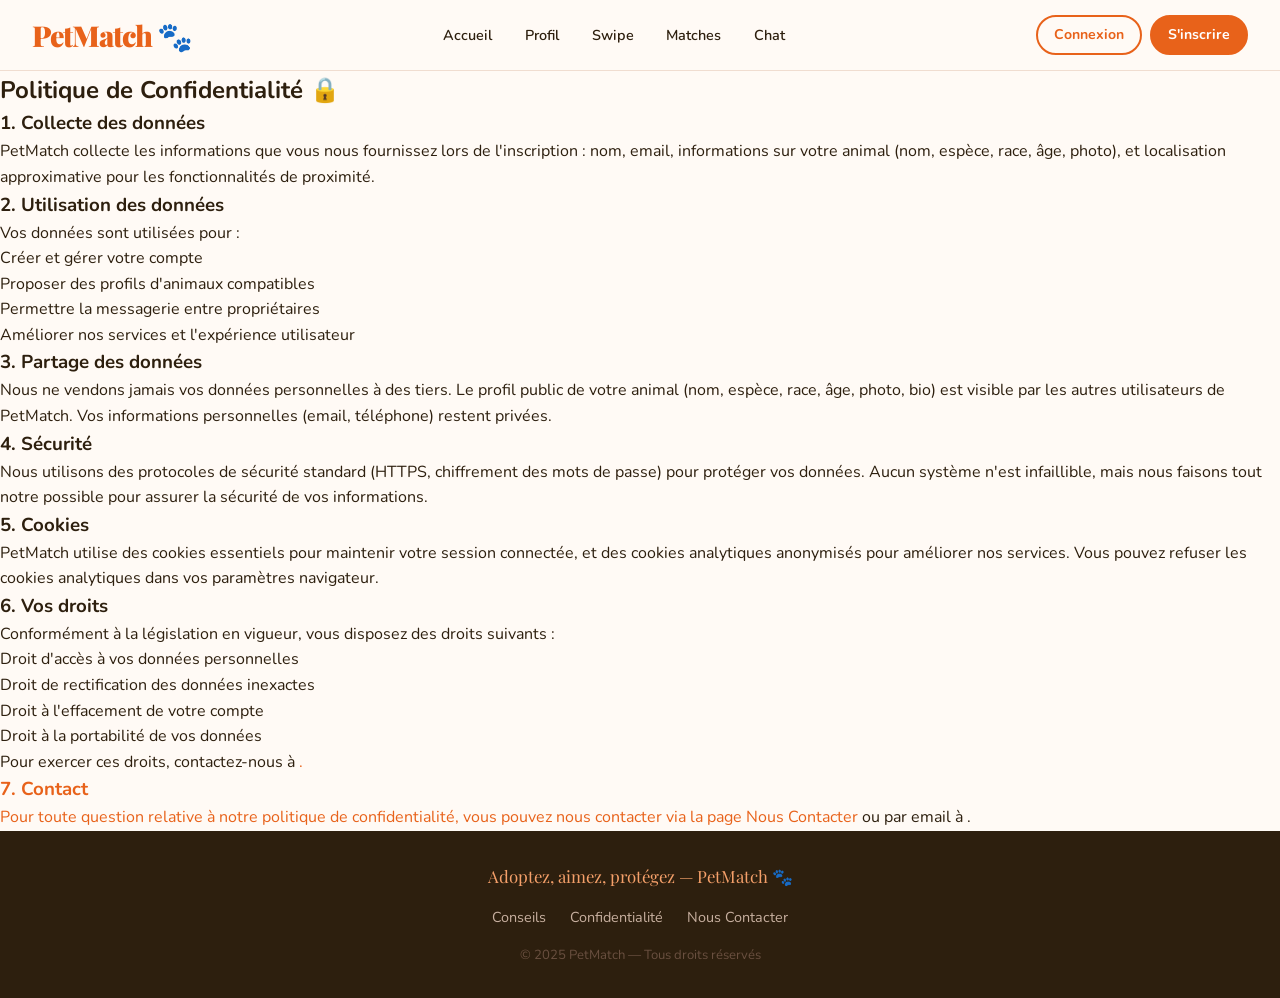
<file: confidentialite.html>
<!DOCTYPE html>
<html lang="fr"><head>
  <meta charset="UTF-8">
  <meta name="description" content="PetMatch - Politique de confidentialité">
  <title>PetMatch 🐾 — Confidentialité</title>
  <link rel="stylesheet" href="style.css">
</head>
<body>

  <header>
    <div><h1>PetMatch 🐾</h1></div>
    <div>
      <nav>
        <ul>
          <li><a href="index.html">Accueil</a></li>
          <li><a href="profil.html">Profil</a></li>
          <li><a href="swipe.html">Swipe</a></li>
          <li><a href="matches.html">Matches</a></li>
          <li><a href="chat.html">Chat</a></li>
        </ul>
      </nav>
    </div>
    <div class="header-auth">
      <a href="login.html" class="btn-outline">Connexion</a>
      <a href="signup.html" class="btn-primary">S'inscrire</a>
    </div>
  </header>

  <div class="page-content">
    <h2>Politique de Confidentialité 🔒</h2>
    <h3>1. Collecte des données</h3>
    <p>PetMatch collecte les informations que vous nous fournissez lors de l'inscription : nom, email, informations sur votre animal (nom, espèce, race, âge, photo), et localisation approximative pour les fonctionnalités de proximité.</p>

    <h3>2. Utilisation des données</h3>
    <p>Vos données sont utilisées pour :</p>
    <ul>
      <li>Créer et gérer votre compte</li>
      <li>Proposer des profils d'animaux compatibles</li>
      <li>Permettre la messagerie entre propriétaires</li>
      <li>Améliorer nos services et l'expérience utilisateur</li>
    </ul>

    <h3>3. Partage des données</h3>
    <p>Nous ne vendons jamais vos données personnelles à des tiers. Le profil public de votre animal (nom, espèce, race, âge, photo, bio) est visible par les autres utilisateurs de PetMatch. Vos informations personnelles (email, téléphone) restent privées.</p>

    <h3>4. Sécurité</h3>
    <p>Nous utilisons des protocoles de sécurité standard (HTTPS, chiffrement des mots de passe) pour protéger vos données. Aucun système n'est infaillible, mais nous faisons tout notre possible pour assurer la sécurité de vos informations.</p>

    <h3>5. Cookies</h3>
    <p>PetMatch utilise des cookies essentiels pour maintenir votre session connectée, et des cookies analytiques anonymisés pour améliorer nos services. Vous pouvez refuser les cookies analytiques dans vos paramètres navigateur.</p>

    <h3>6. Vos droits</h3>
    <p>Conformément à la législation en vigueur, vous disposez des droits suivants :</p>
    <ul>
      <li>Droit d'accès à vos données personnelles</li>
      <li>Droit de rectification des données inexactes</li>
      <li>Droit à l'effacement de votre compte</li>
      <li>Droit à la portabilité de vos données</li>
    </ul>
    <p>Pour exercer ces droits, contactez-nous à <a href=""</a>.</p>

    <h3>7. Contact</h3>
    <p>Pour toute question relative à notre politique de confidentialité, vous pouvez nous contacter via la page <a href="contact.html">Nous Contacter</a> ou par email à <a href=""></a>.</p>
  </div>

  <footer>
    <div>Adoptez, aimez, protégez — PetMatch 🐾</div>
    <div>
      <a href="conseil.html">Conseils</a>
      <a href="confidentialite.html">Confidentialité</a>
      <a href="contact.html">Nous Contacter</a>
    </div>
    <div>© 2025 PetMatch — Tous droits réservés</div>
  </footer>

</body>
</html>
</file>
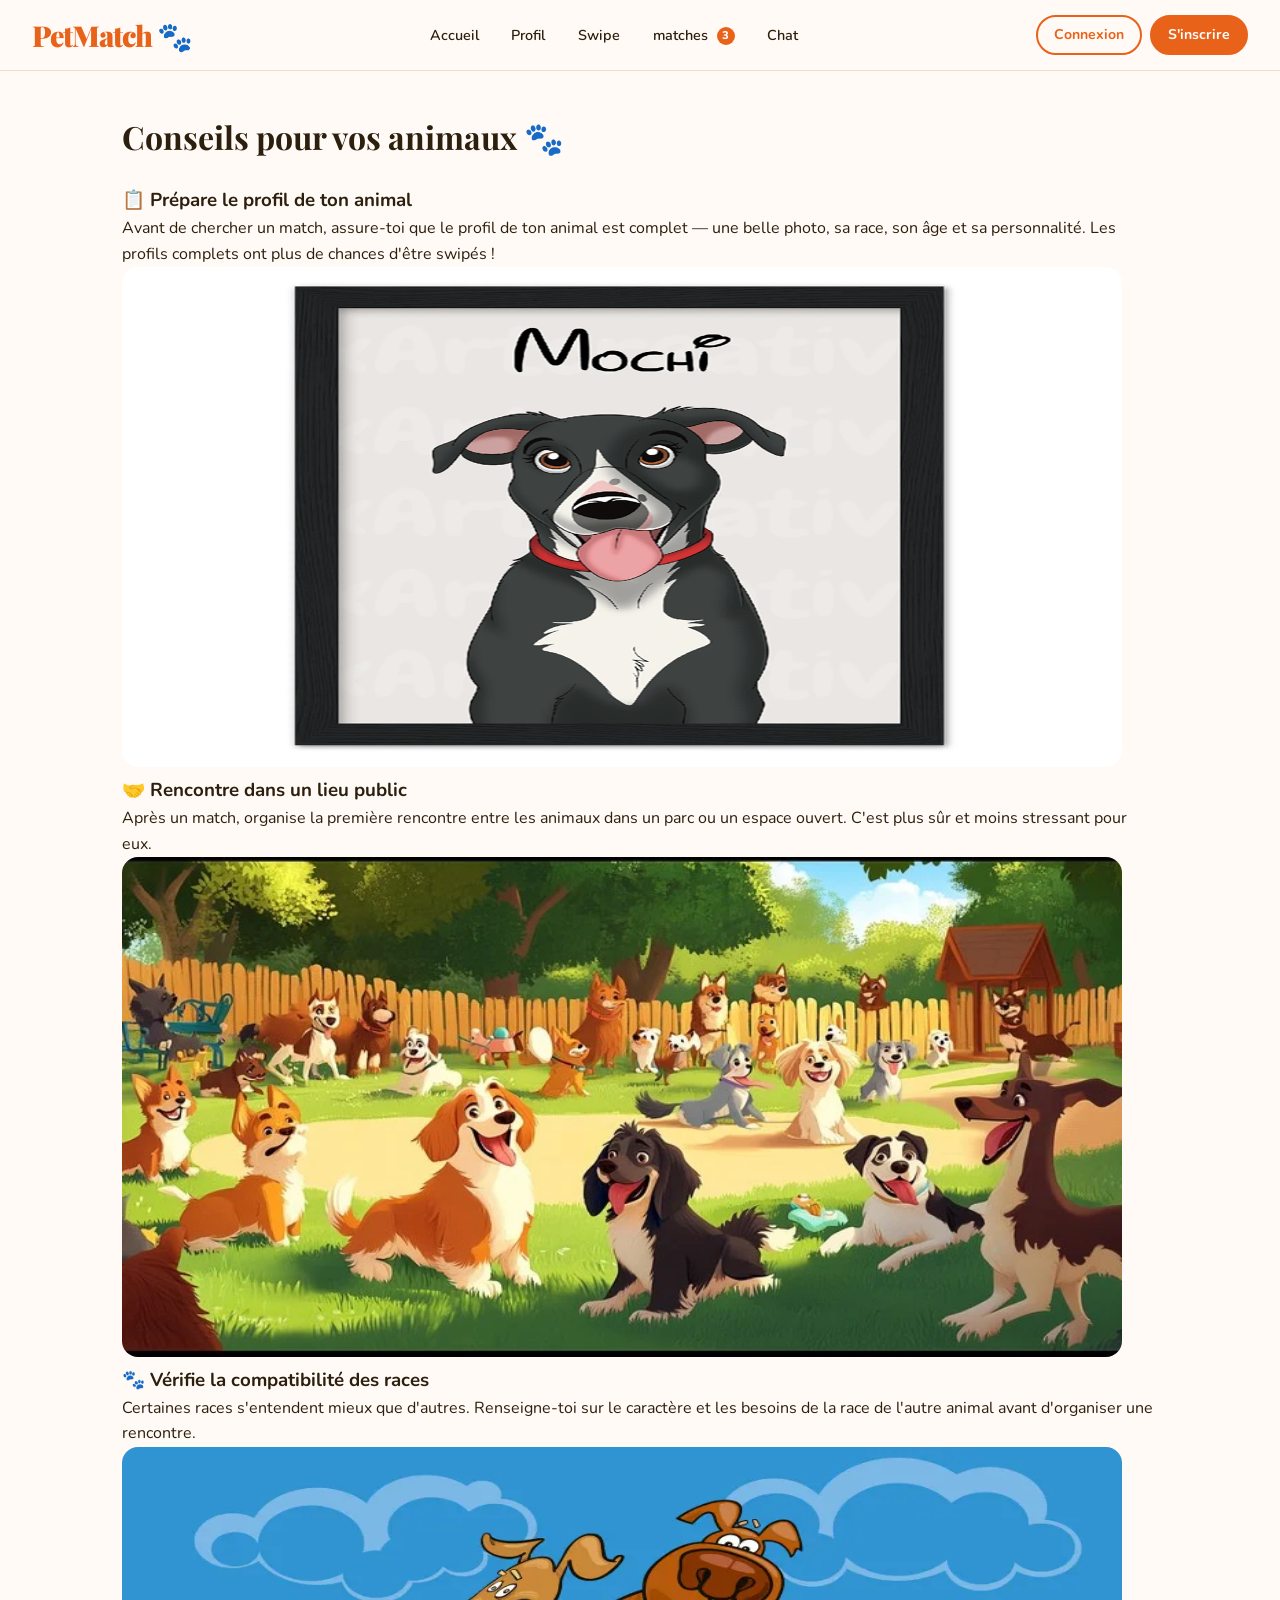
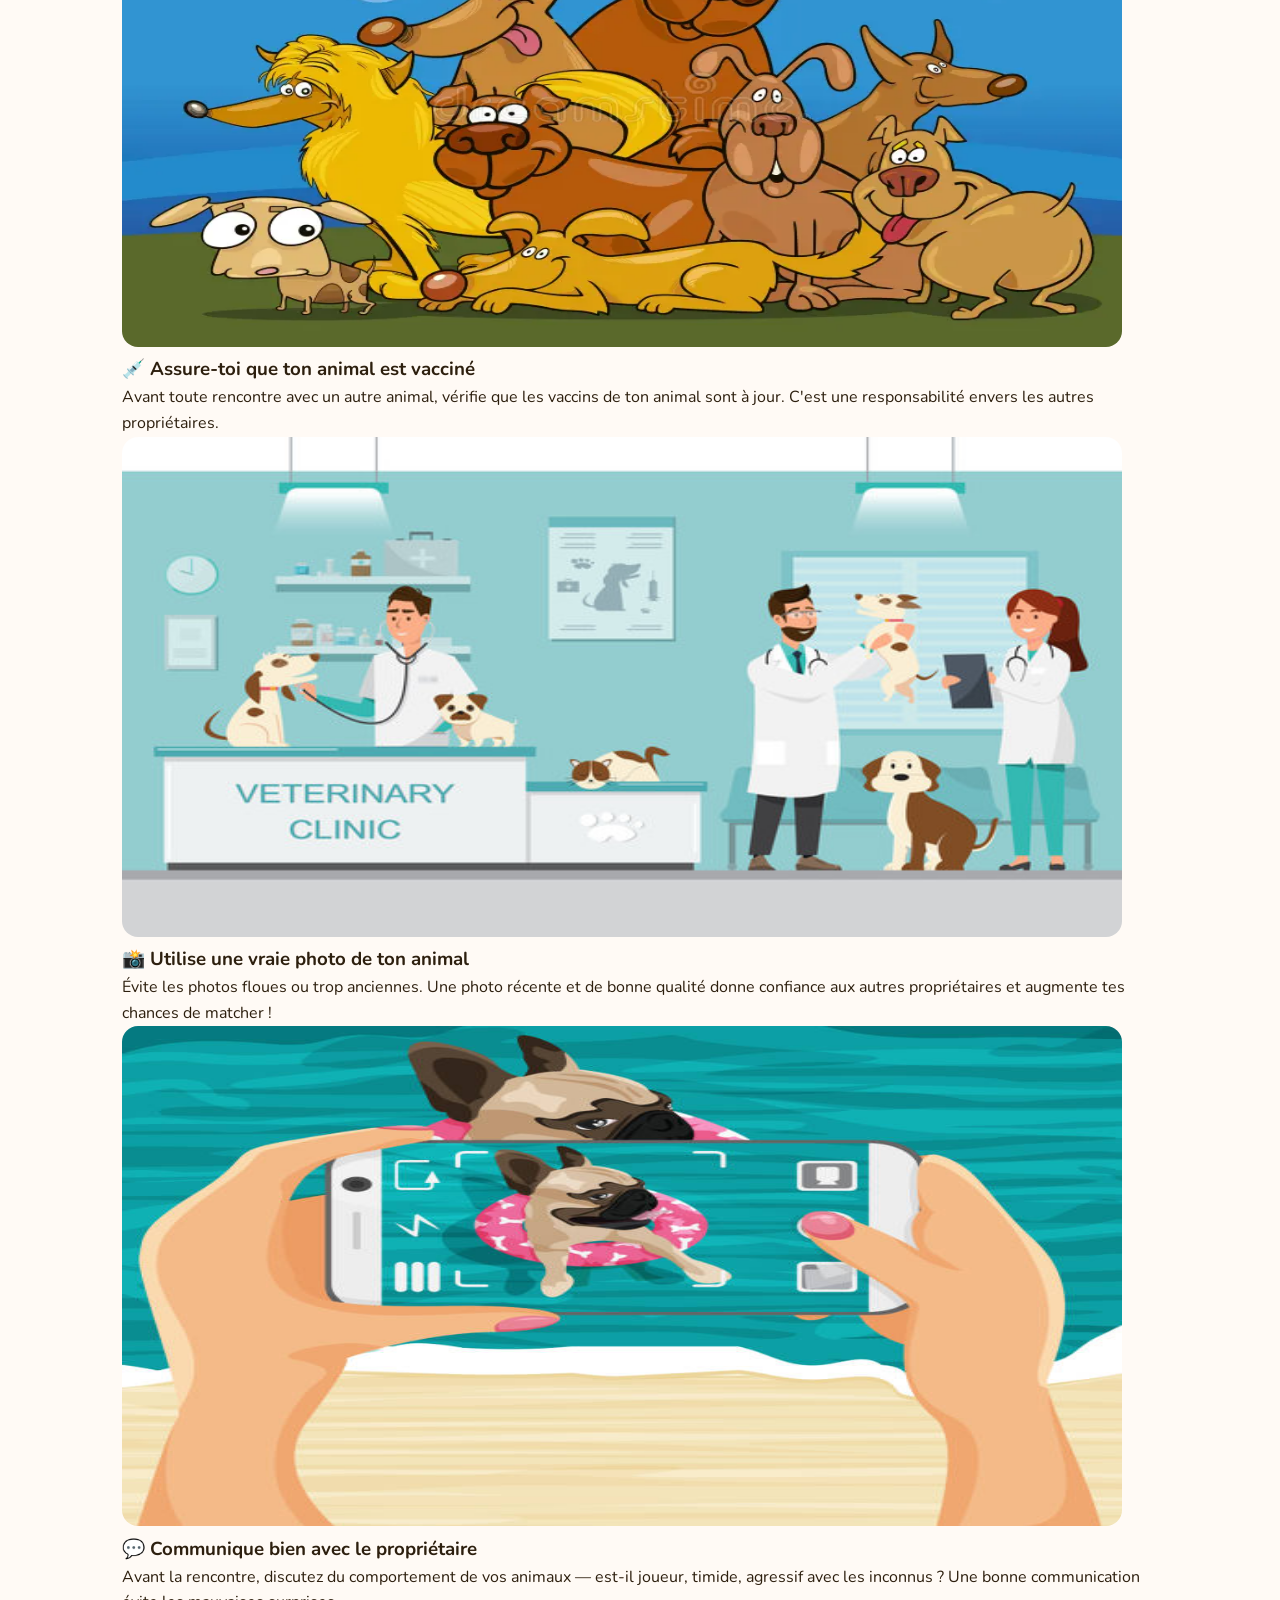
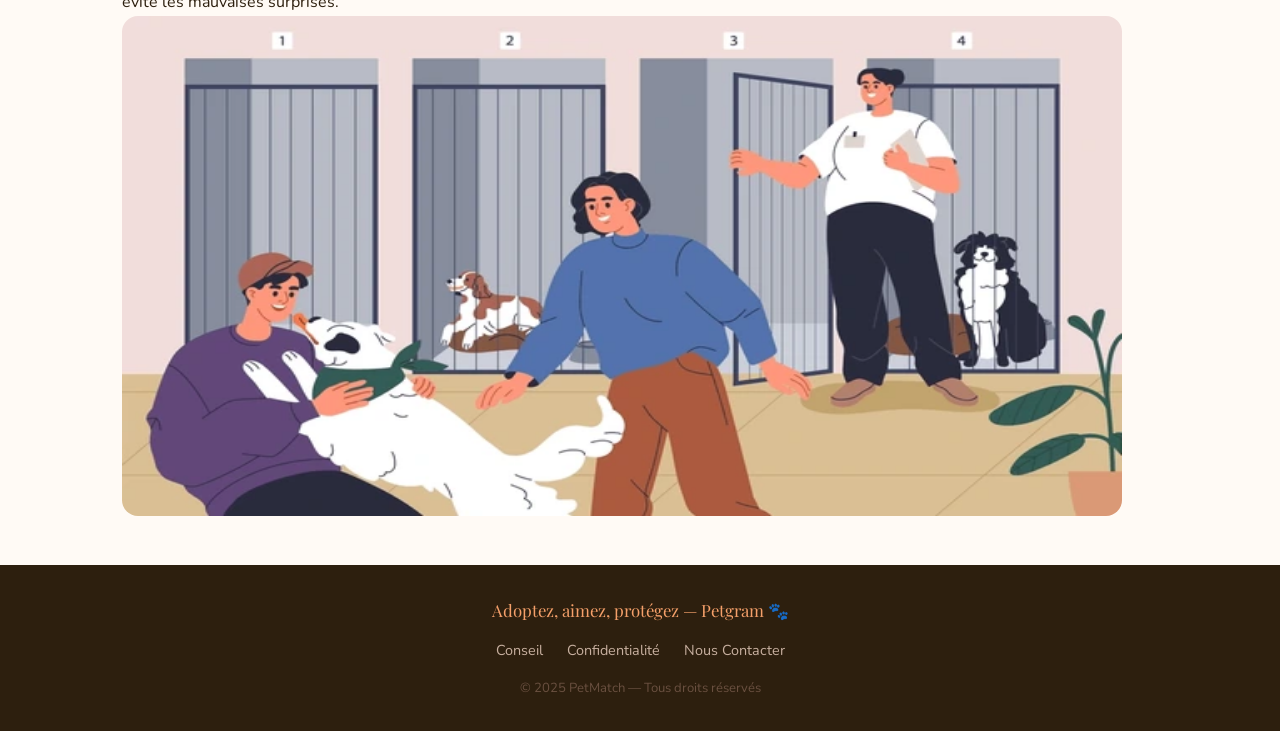
<file: conseil.html>
<!DOCTYPE html>
<html lang="fr">
<head>
    <meta charset="UTF-8">
    <title>
        Conseils
    </title>
    <link rel="stylesheet" href="style.css">
</head>
<body>
    <header>
    <div>
            <h1> PetMatch 🐾 </h1>
    </div>
   <div>
        <nav>
          <ul>
            <li>
              <a href="index.html">
              Accueil
              </a>
            </li>
            <li>
              <a href="profil.html">
              Profil
              </a>
            </li>
            <li>
                <a href="swipe.html">
                  Swipe
                </a>
            </li>
            <li>
              <a href="matches.html">
              matches <span class="notif-badge">3</span>
              </a>
            </li>
            <li>
              <a href="chat.html">
              Chat
              </a>
            </li>
          </ul>
        </nav>
   </div>  
    <div class="header-auth">
      <a href="login.html" class="btn-outline">Connexion</a>
      <a href="signup.html" class="btn-primary">S'inscrire</a>
    </div>
  </header>
<section>
    <h2>
        Conseils pour vos animaux 🐾
    </h2>
    
        <div>
            <h3>  📋 Prépare le profil de ton animal</h3>
           <p>Avant de chercher un match, assure-toi que le profil de ton animal est complet — une belle photo, sa race, son âge et sa personnalité. Les profils complets ont plus de chances d'être swipés !</p>
            <img src="conseil.webp" alt="profil animal" width="1000px" height="500px" />
        </div>
    
        <div>
            <h3> 🤝 Rencontre dans un lieu public</h3>
            <p> Après un match, organise la première rencontre entre les animaux dans un parc ou un espace ouvert. C'est plus sûr et moins stressant pour eux.</p>
            <img src="conseil2.webp" alt="rencontre" width="1000px" height="500px" />
       </div>

       <div>
            <h3> 🐾 Vérifie la compatibilité des races</h3>
            <p> Certaines races s'entendent mieux que d'autres. Renseigne-toi sur le caractère et les besoins de la race de l'autre animal avant d'organiser une rencontre.</p>
        <img src="conseil3.webp" alt="compatibilité" width="1000px" height="500px" />
      </div>
    
      <div>
        <h3> 💉 Assure-toi que ton animal est vacciné</h3>
        <p>Avant toute rencontre avec un autre animal, vérifie que les vaccins de ton animal sont à jour. C'est une responsabilité envers les autres propriétaires.</p>
        <img src="conseil4.jpg" alt="Docteur" width="1000px" height="500px" />
      </div>

      <div>
        <h3> 📸 Utilise une vraie photo de ton animal</h3>
        <p>Évite les photos floues ou trop anciennes. Une photo récente et de bonne qualité donne confiance aux autres propriétaires et augmente tes chances de matcher !</p>
        <img src="conseil5.jpg" alt="photo réelle" width="1000px" height="500px" />
      </div>

      <div>
        <h3> 💬 Communique bien avec le propriétaire</h3>
        <p>Avant la rencontre, discutez du comportement de vos animaux — est-il joueur, timide, agressif avec les inconnus ? Une bonne communication évite les mauvaises surprises.</p>
        <img src="conseil6.webp" width="1000px" height="500px" />
      </div>
</section>
<footer>
    <div>
        Adoptez, aimez, protégez — Petgram 🐾
    </div> 
    <div>
        <a href="conseil.html"> Conseil </a>
        <a href="confidentialite.html"> Confidentialité </a>
        <a href="contact.html"> Nous Contacter </a>
    </div>
    <div>
        © 2025 PetMatch — Tous droits réservés
    </div>
</footer>
</body>

</html>
</file>
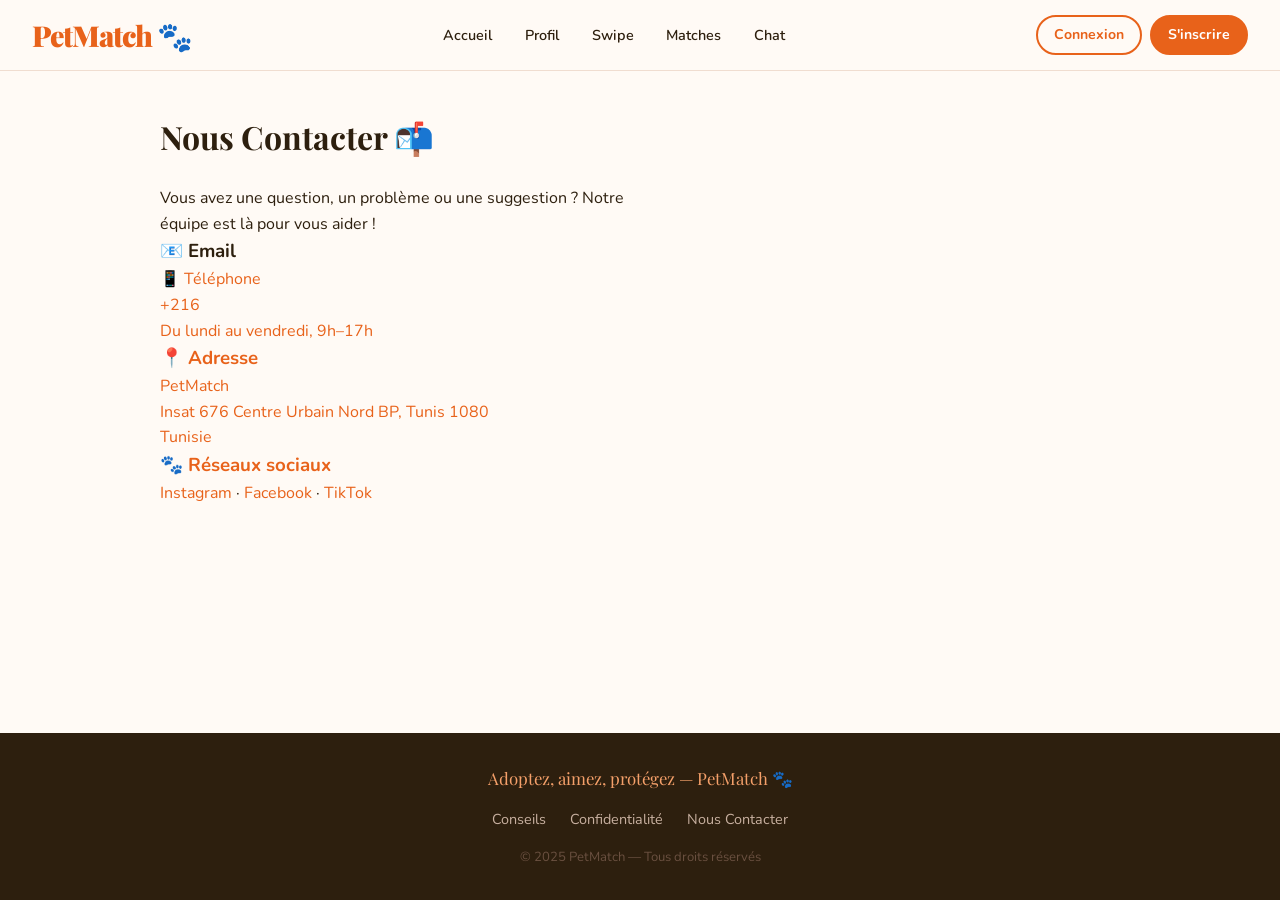
<file: contact.html>
<!DOCTYPE html>
<html lang="fr"><head>
  <meta charset="UTF-8">
  <meta name="description" content="PetMatch - Contactez-nous">
  <title>PetMatch 🐾 — Contact</title>
  <link rel="stylesheet" href="style.css">
</head>
<body>

  <header>
    <div><h1>PetMatch 🐾</h1></div>
    <div>
      <nav>
        <ul>
          <li><a href="index.html">Accueil</a></li>
          <li><a href="profil.html">Profil</a></li>
          <li><a href="swipe.html">Swipe</a></li>
          <li><a href="matches.html">Matches</a></li>
          <li><a href="chat.html">Chat</a></li>
        </ul>
      </nav>
    </div>
    <div class="header-auth">
      <a href="login.html" class="btn-outline">Connexion</a>
      <a href="signup.html" class="btn-primary">S'inscrire</a>
    </div>
  </header>

  <section>
    <div style="display:grid; grid-template-columns:1fr 1fr; gap:2rem; align-items:start; max-width:960px; margin:0 auto;">
      <div>
        <h2>Nous Contacter 📬</h2>
        <p>Vous avez une question, un problème ou une suggestion ? Notre équipe est là pour vous aider !</p>

        <h3>📧 Email</h3>
        <p><a href="" mailto:contact@petgram.tn
        <h3>📱 Téléphone</h3>
        <p>+216 <br>Du lundi au vendredi, 9h–17h</p>

        <h3>📍 Adresse</h3>
        <p>PetMatch <br>Insat 676 Centre Urbain Nord BP, Tunis 1080<br>Tunisie</p>

        <h3>🐾 Réseaux sociaux</h3>
        <p>
          <a href="">Instagram</a> · <a href="">Facebook</a> · <a href="">TikTok</a>
        </p>
      </div>
    </div>
  </section>
  
  <footer>
    <div>Adoptez, aimez, protégez — PetMatch 🐾</div>
    <div>
      <a href="conseil.html">Conseils</a>
      <a href="confidentialite.html">Confidentialité</a>
      <a href="contact.html">Nous Contacter</a>
    </div>
    <div>© 2025 PetMatch — Tous droits réservés</div>
  </footer>

</body></html>
</file>
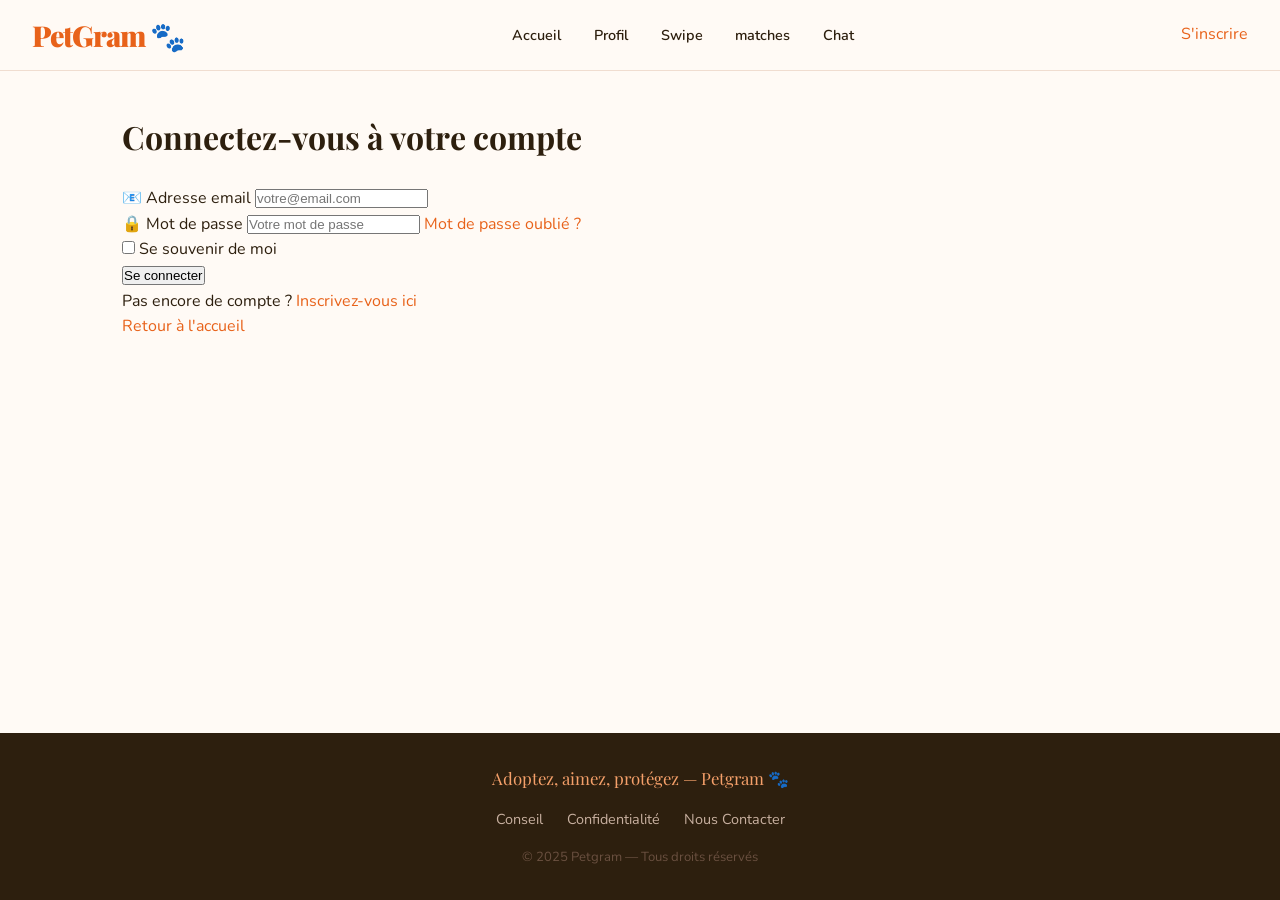
<file: login.html>
<!DOCTYPE html>
<html lang="fr">
<head>
  <meta charset="UTF-8">
  <meta name="description" content="Connexion à PetGram - Connectez-vous pour gérer le profil de votre animal">
  <link rel="stylesheet" href="style.css">
  <title>
    PetGram 🐾 - Connexion
  </title>
</head>
<body>
   <header>
    <div>
            <h1> PetGram 🐾 </h1>
    </div>
   <div>
        <nav>
          <ul>
            <li>
              <a href="index.html">
              Accueil
              </a>
            </li>
            <li>
              <a href="profil.html">
              Profil
              </a>
            </li>
            <li>
                <a href="swipe.html">
                  Swipe
                </a>
            </li>
            <li>
              <a href="matches.html">
              matches
              </a>
            </li>
            <li>
              <a href="chat.html">
              Chat
              </a>
            </li>
          </ul>
        </nav>
   </div>  
     <div>
        <a href="signup.html"> S'inscrire </a>
     </div>
  </header>
  <section>
     <h2>
        Connectez-vous à votre compte
      </h2>
  <form>
          <div>
            <label for="email">📧 Adresse email</label>
            <input type="email" id="email" name="email" placeholder="votre@email.com">
          </div>
          <div>
            <label for="motdepasse">🔒 Mot de passe</label>
            <input type="password" id="motdepasse" name="motdepasse" placeholder="Votre mot de passe">
            <a href="#"> Mot de passe oublié ? </a>
          </div>

          <div>
            <input type="checkbox" id="souvenir" name="souvenir">
            <label for="souvenir">Se souvenir de moi</label>
          </div>

          <input type="submit" value="Se connecter">

    </form>

      <div>
        <p>
          Pas encore de compte ? 
          <a href="signup.html"> Inscrivez-vous ici </a>
        </p>
        <p>
          <a href="index.html"> Retour à l'accueil </a>
        </p>
      </div>
  </section>
  <footer>
    <div>
        Adoptez, aimez, protégez — Petgram 🐾
    </div> 
    <div>
        <a href="conseil.html"> Conseil </a>
        <a href="confidentialite.html"> Confidentialité </a>
        <a href="contact.html"> Nous Contacter </a>
    </div>
    <div>
        © 2025 Petgram — Tous droits réservés
    </div>
</footer>    
</body>
</html>
</file>
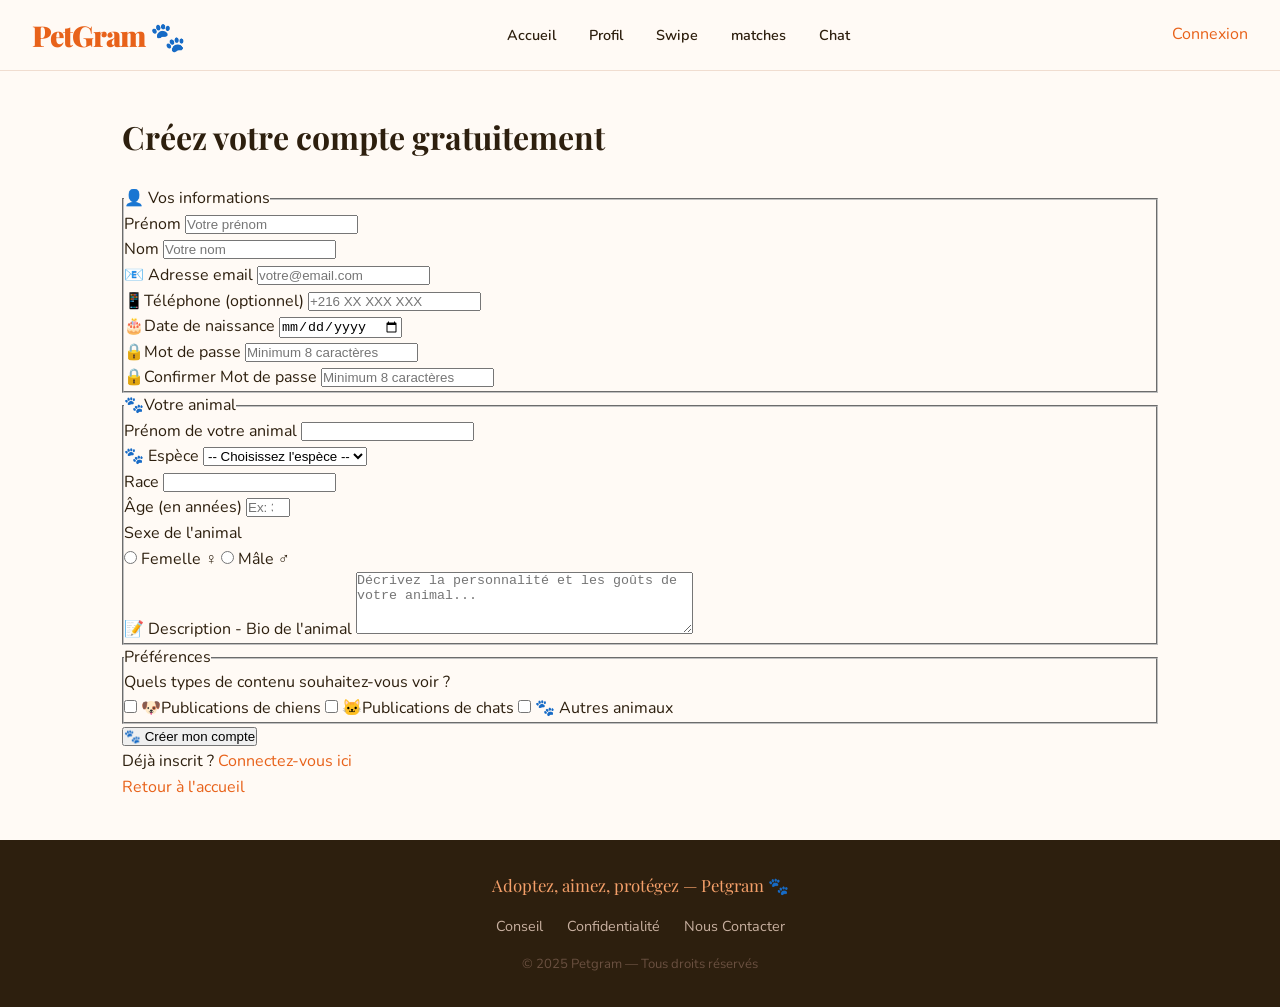
<file: signup.html>
<!DOCTYPE html>
<html lang="fr">
<head>
    <meta charset="UTF-8">
    <meta name="description" content="Inscription sur PetGram - Créez le profil de votre animal">
    <title>
        PetGram 🐾 - Inscription
    </title>
    <link rel="stylesheet" href="style.css">
</head>
<body>
     <header>
    <div>
            <h1> PetGram 🐾 </h1>
    </div>
   <div>
        <nav>
          <ul>
            <li>
              <a href="index.html">
              Accueil
              </a>
            </li>
            <li>
              <a href="profil.html">
              Profil
              </a>
            </li>
            <li>
                <a href="swipe.html">
                  Swipe
                </a>
            </li>
            <li>
              <a href="matches.html">
              matches
              </a>
            </li>
            <li>
              <a href="chat.html">
              Chat
              </a>
            </li>
          </ul>
        </nav>
   </div>  
   <div> 
      <a href="login.html"> Connexion </a>
    </div>
  </header>
<section>
      <div>
            <h2>
                Créez votre compte gratuitement
            </h2>
            <form>
                <fieldset>
                    <legend> 👤 Vos informations</legend>
                    <div>
                        <label for="prenom">Prénom</label>
                        <input type="text" id="prenom" name="prenom" placeholder="Votre prénom">
                    </div>
                    <div>
                        <label for="nom">Nom</label>
                        <input type="text" id="nom" name="nom" placeholder="Votre nom">
                    </div>
                    <div>
                        <label for="emailInscription">📧 Adresse email</label>
                        <input type="email" id="emailInscription" name="email" placeholder="votre@email.com">
                    </div>
                    <div>
                        <label for="telephone">📱Téléphone (optionnel)</label>
                        <input type="tel" id="telephone" name="telephone" placeholder="+216 XX XXX XXX">
                    </div>
                    <div>
                        <label for="dateNaissance">🎂Date de naissance</label>
                        <input type="date" id="dateNaissance" name="dateNaissance">
                    </div>
                    <div>
                        <label for="mdp">🔒Mot de passe</label>
                        <input type="password" id="mdp" name="motdepasse" placeholder="Minimum 8 caractères">
                    </div>
                    <div>
                        <label for="mdp">🔒Confirmer Mot de passe</label>
                        <input type="password" id="mdp2" name="motdepasse2" placeholder="Minimum 8 caractères">
                    </div>
                </fieldset>
                <fieldset>
                    <legend>🐾Votre animal</legend>
                    <div>
                        <label for="nomAnimal">Prénom de votre animal</label>
                        <input type="text" id="nomAnimal" name="nomAnimal">
                    </div>
                    <div>
                        <label for="espece">🐾 Espèce</label>
                        <select id="espece" name="espece">
                              <option value="">-- Choisissez l'espèce --</option>
                              <option value="chien"> 🐶 Chien</option>
                              <option value="chat"> 🐱 Chat</option>
                              <option value="lapin"> 🐰 Lapin</option>
                              <option value="oiseau"> 🐦 Oiseau</option>
                              <option value="poisson"> 🐟 Poisson</option>
                              <option value="reptile"> 🦎Reptile</option>
                              <option value="autre"> 🐾 Autre</option>
                            </select>
                    </div>
                    <div>
                        <label for="race">Race</label>
                        <input type="text" id="race" name="race">
                    </div>
                    <div>
                        <label for="age">Âge (en années)</label>
                        <input type="number" id="age" name="age" min="0" max="30" placeholder="Ex: 3">
                    </div>
                    <div>
                        <label>Sexe de l'animal</label>
                        <div>
                          <span>
                            <input type="radio" name="sexeAnimal" id="femelle" value="femelle">
                            <label for="femelle">Femelle ♀️ </label>
                          </span>
                          <span>
                            <input type="radio" name="sexeAnimal" id="male" value="male">
                            <label for="male">Mâle ♂️</label>
                          </span>
                        </div>
                    </div>
                    <div>
                        <label for="bio"> 📝 Description - Bio de l'animal</label>
                        <textarea id="bio" name="bio" rows="4" cols="40" placeholder="Décrivez la personnalité et les goûts de votre animal..."></textarea>
                    </div>
                </fieldset>
            <fieldset>
                    <legend>
                      Préférences
                    </legend>

                    <p>
                      Quels types de contenu souhaitez-vous voir ?
                    </p>

                    <div>
                      <label> <input type="checkbox" name="prefs" value="chiens"> 🐶Publications de chiens </label>
                      <label> <input type="checkbox" name="prefs" value="chats" >  🐱Publications de chats </label>
                      <label> <input type="checkbox" name="prefs" value="autres"> 🐾 Autres animaux</label>
                    </div>
            </fieldset>

                <input type="submit" value="🐾 Créer mon compte">

            </form>
            
            <div>
                <p> Déjà inscrit ? <a href="login.html"> Connectez-vous ici </a> </p>
                <p> <a href="index.html"> Retour à l'accueil </a> </p>
            </div>
    </div>
</section>
  <footer>
    <div>
        Adoptez, aimez, protégez — Petgram 🐾
    </div> 
    <div>
        <a href="conseil.html"> Conseil </a>
        <a href="confidentialite.html"> Confidentialité </a>
        <a href="contact.html"> Nous Contacter </a>
    </div>
    <div>
        © 2025 Petgram — Tous droits réservés
    </div>
</footer>    
</body>
</html>
</file>
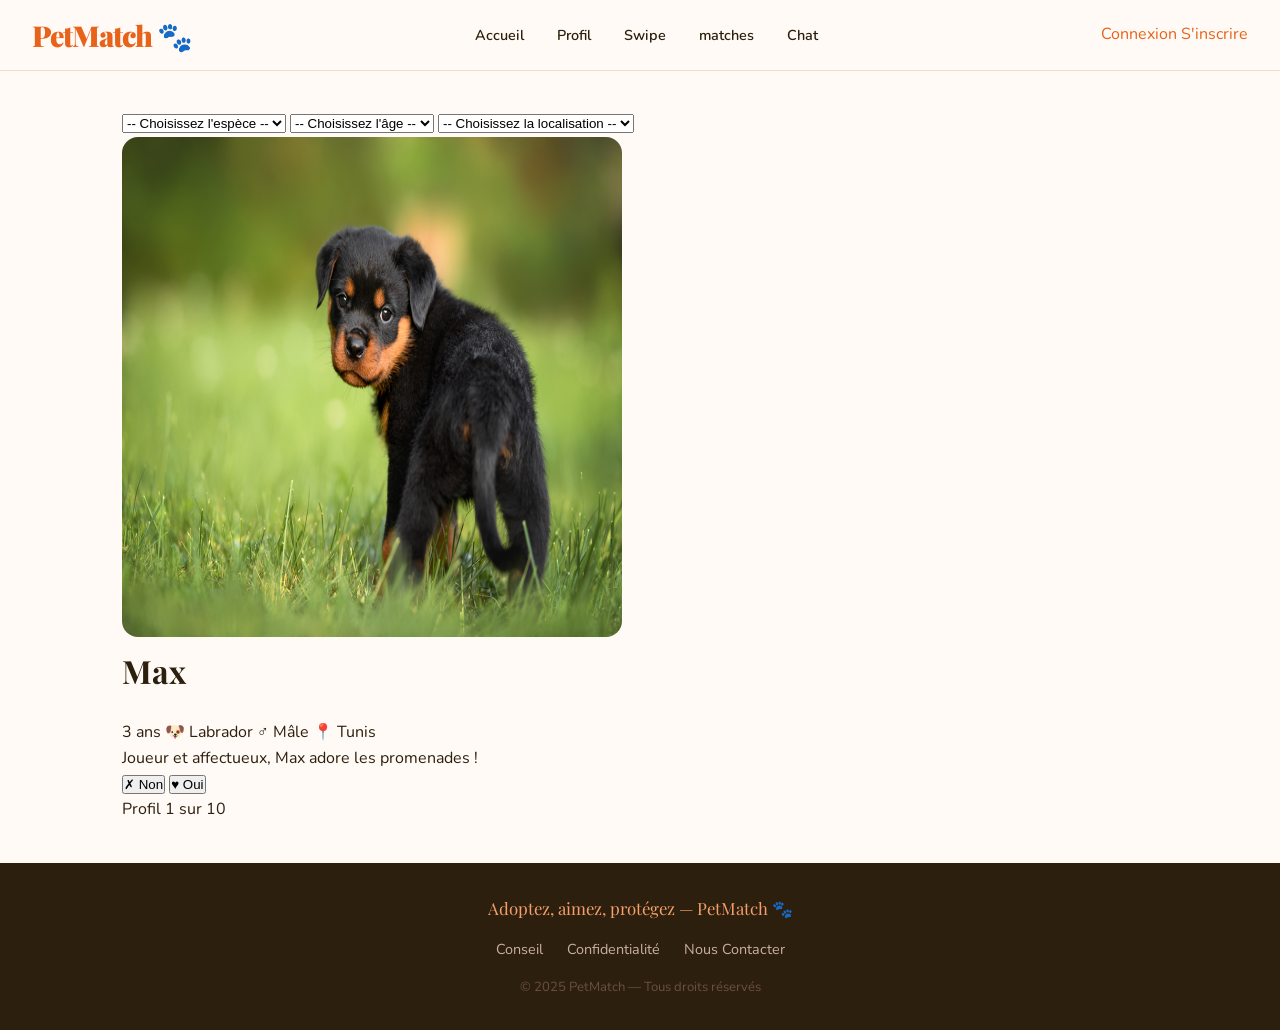
<file: swipe.html>
<!DOCTYPE html>
<html lang="fr" >
<head> 
  <title>
    PetMatch
  </title>
  <meta charset="UTF-8">
  <META NAME="Language" CONTENT="fr">
  <META NAME="description" CONTENT="PetMatch - Trouve l'âme sœur pour ton animal. Swipe, matche, et laisse l'amour faire le reste.">
  <link rel="stylesheet" href="style.css">
</head>
<body>
   <header>
    <div>
            <h1> PetMatch 🐾 </h1>
    </div>
   <div>
        <nav>
          <ul>
            <li>
             <a href="index.html">
                  Accueil
                </a>
          
            </li>
            <li>
                  <a href="profil.html">
                     Profil
                </a>
   
            </li>
            <li>
                  <a href="swipe.html">
                     Swipe
                </a>
   
            </li>
            <li>
              <a href="matches.html">
              matches
              </a>
            </li>
            <li>
              <a href="chat.html">
              Chat
              </a>
            </li>
          </ul>
        </nav>
   </div>  
   <div> 
      <a href="login.html"> Connexion </a>
      <a href="signup.html"> S'inscrire </a>
    </div>
  </header>
<section>
    <div id="filtres">
        <select id="espece" name="espece">
                              <option value="">-- Choisissez l'espèce --</option>
                              <option value="chien"> 🐶 Chien</option>
                              <option value="chat"> 🐱 Chat</option>
                              <option value="lapin"> 🐰 Lapin</option>
                              <option value="oiseau"> 🐦 Oiseau</option>
                              <option value="poisson"> 🐟 Poisson</option>
                              <option value="reptile"> 🦎Reptile</option>
                              <option value="autre"> 🐾 Autre</option>
                            </select>
        <select id="age" name="age">
                              <option value="">-- Choisissez l'âge --</option>
                              <option value="puppy"> 🐕 Puppy (0-1 an)</option>
                              <option value="young"> 🐕 Young (1-3 ans)</option>
                              <option value="adult"> 🐕 Adult (3-7 ans)</option>
                              <option value="senior"> 🐕 Senior (7+ ans)</option>
                            </select>
        <select id="localisation" name="localisation">
                              <option value="">-- Choisissez la localisation --</option>
                              <option value="Tunis"> 📍 Tunis</option>
                              <option value="Bizerte"> 📍 Bizerte</option>
                              <option value="Nabeul"> 📍 Nabeul</option>
                              <option value="Sousse"> 📍 Sousse</option>
                                <option value="Sfax"> 📍 Sfax</option>
                                <option value="Gabes"> 📍 Gabes</option>
                                <option value="Autre"> 📍 Autre</option>
        </select>
    </div>
  <div id="swipe-card">
        <img id="swipe_photo" src="chat2.jpg" alt="Photo de l'animal" width="500px" height="500px">
        <div id="swipe-info"> 
            <h2 id="swipe_nom"> Max </h2>
        <div class="swipe-tags">
            <span> 3 ans </span>
            <span> 🐶 Labrador </span>
            <span> ♂️ Mâle </span>
            <span> 📍 Tunis </span>
        </div>
            <p> Joueur et affectueux, Max adore les promenades ! </p>
       </div>


<div id="swipe-buttons">
    <button id="btn-non"> ✗ Non </button>
    <button id="btn-oui"> ♥ Oui </button>
</div>
<p id="swipe-compteur"> Profil 1 sur 10 </p>
  </div>
 </section>
<footer>
    <div>
        Adoptez, aimez, protégez — PetMatch 🐾
    </div> 
    <div>
        <a href="conseil.html"> Conseil </a>
        <a href="confidentialite.html"> Confidentialité </a>
        <a href="contact.html"> Nous Contacter </a>
    </div>
    <div>
        © 2025 PetMatch — Tous droits réservés
    </div>
</footer>
</body>
</html>
</file>
<file: style.css>
@import url('https://fonts.googleapis.com/css2?family=Playfair+Display:wght@400;700;900&family=Nunito:wght@300;400;600;700;800&display=swap');

*, *::before, *::after {
        box-sizing: border-box; 
        margin: 0; padding: 0; 
}
html { scroll-behavior: smooth; }
:root {
  --primary:#E8621A;
  --primary-dark:#C04E10;
  --primary-light:#F5A06A;
  --bg: #FFFAF5;
  --bg-card: #FFFFFF;
  --text: #2D1F0E;
  --text-muted: #8A7060;
  --border:#F0DDD0;
  --shadow:0 4px 24px rgba(232,98,26,.12);
  --shadow-lg:0 12px 40px rgba(232,98,26,.18);
  --radius : 16px;
  --radius-sm: 8px;
  --transition:.25s ease;
}
/* Global Styles */
body {
  font-family: 'Nunito', sans-serif;
  background: var(--bg);
  color: var(--text);
  min-height: 100vh;
  display: flex;
  flex-direction: column;
  line-height: 1.6;
}
img { max-width: 100%; border-radius: var(--radius); }

a { color: var(--primary); text-decoration: none; transition: color var(--transition); }
a:hover { color: var(--primary-dark); }

ul { list-style: none; }
/* Header Styles */
header {
  position: sticky;
  top: 0;
  z-index: 100;
  background: rgba(255,250,245,.95);
  backdrop-filter: blur(10px);
  border-bottom: 1px solid var(--border);
  padding: .75rem 2rem;
  display: flex;
  align-items: center;
  justify-content: space-between;
  gap: 1.5rem;
}

header h1 {
  font-family: 'Playfair Display', serif;
  font-size: 1.8rem;
  font-weight: 900;
  color: var(--primary);
  letter-spacing: -1px;
  white-space: nowrap;
}

header nav ul {
  display: flex;
  gap: .25rem;
}

header nav ul li a {
  display: block;
  padding: .45rem .9rem;
  border-radius: 50px;
  font-weight: 600;
  font-size: .9rem;
  color: var(--text);
  transition: background var(--transition), color var(--transition);
}

header nav ul li a:hover,
header nav ul li a.active {
  background: var(--primary);
  color: #fff;
}
.header-auth {
  display: flex;
  gap: .5rem;
  align-items: center;
  flex-shrink: 0;
}
/* Button Styles */

.btn-outline {
  padding: .45rem 1rem;
  border: 2px solid var(--primary);
  border-radius: 50px;
  color: var(--primary);
  font-weight: 700;
  font-size: .88rem;
  background: transparent;
  cursor: pointer;
  transition: all var(--transition);
}
.btn-outline:hover { background: var(--primary); color: #fff; }
.btn-primary {
  padding: .45rem 1rem;
  background: var(--primary);
  border: 2px solid var(--primary);
  border-radius: 50px;
  color: #fff;
  font-weight: 700;
  font-size: .88rem;
  cursor: pointer;
  transition: all var(--transition);
  display: inline-block;
}
.btn-primary:hover { background: var(--primary-dark); border-color: var(--primary-dark); color: #fff; }
/* Notification Badge Styles */
.notif-badge {
  background: var(--primary);
  color: #fff;
  border-radius: 50%;
  width: 18px;
  height: 18px;
  font-size: .7rem;
  font-weight: 800;
  display: inline-flex;
  align-items: center;
  justify-content: center;
  margin-left: .3rem;
  vertical-align: middle;
}
/* Section Styles */

section {
  padding: 2.5rem 2rem;
  max-width: 1100px;
  margin: 0 auto;
  width: 100%;
}

section h2 {
  font-family: 'Playfair Display', serif;
  font-size: 2rem;
  margin-bottom: 1.5rem;
  color: var(--text);
}



/* Footer Styles */

footer {
  margin-top: auto;
  background: var(--text);
  color: #E8D8CC;
  padding: 2rem;
  display: flex;
  flex-direction: column;
  align-items: center;
  gap: 1rem;
  text-align: center;
}

footer div:first-child {
  font-family: 'Playfair Display', serif;
  font-size: 1.05rem;
  color: var(--primary-light);
}

footer div:nth-child(2) {
  display: flex;
  gap: 1.5rem;
  flex-wrap: wrap;
  justify-content: center;
}

footer div:nth-child(2) a { color: #C8B0A0; font-size: .9rem; transition: color var(--transition); }
footer div:nth-child(2) a:hover { color: var(--primary-light); }

footer div:last-child { font-size: .82rem; color: #6A5040; }
</file>
